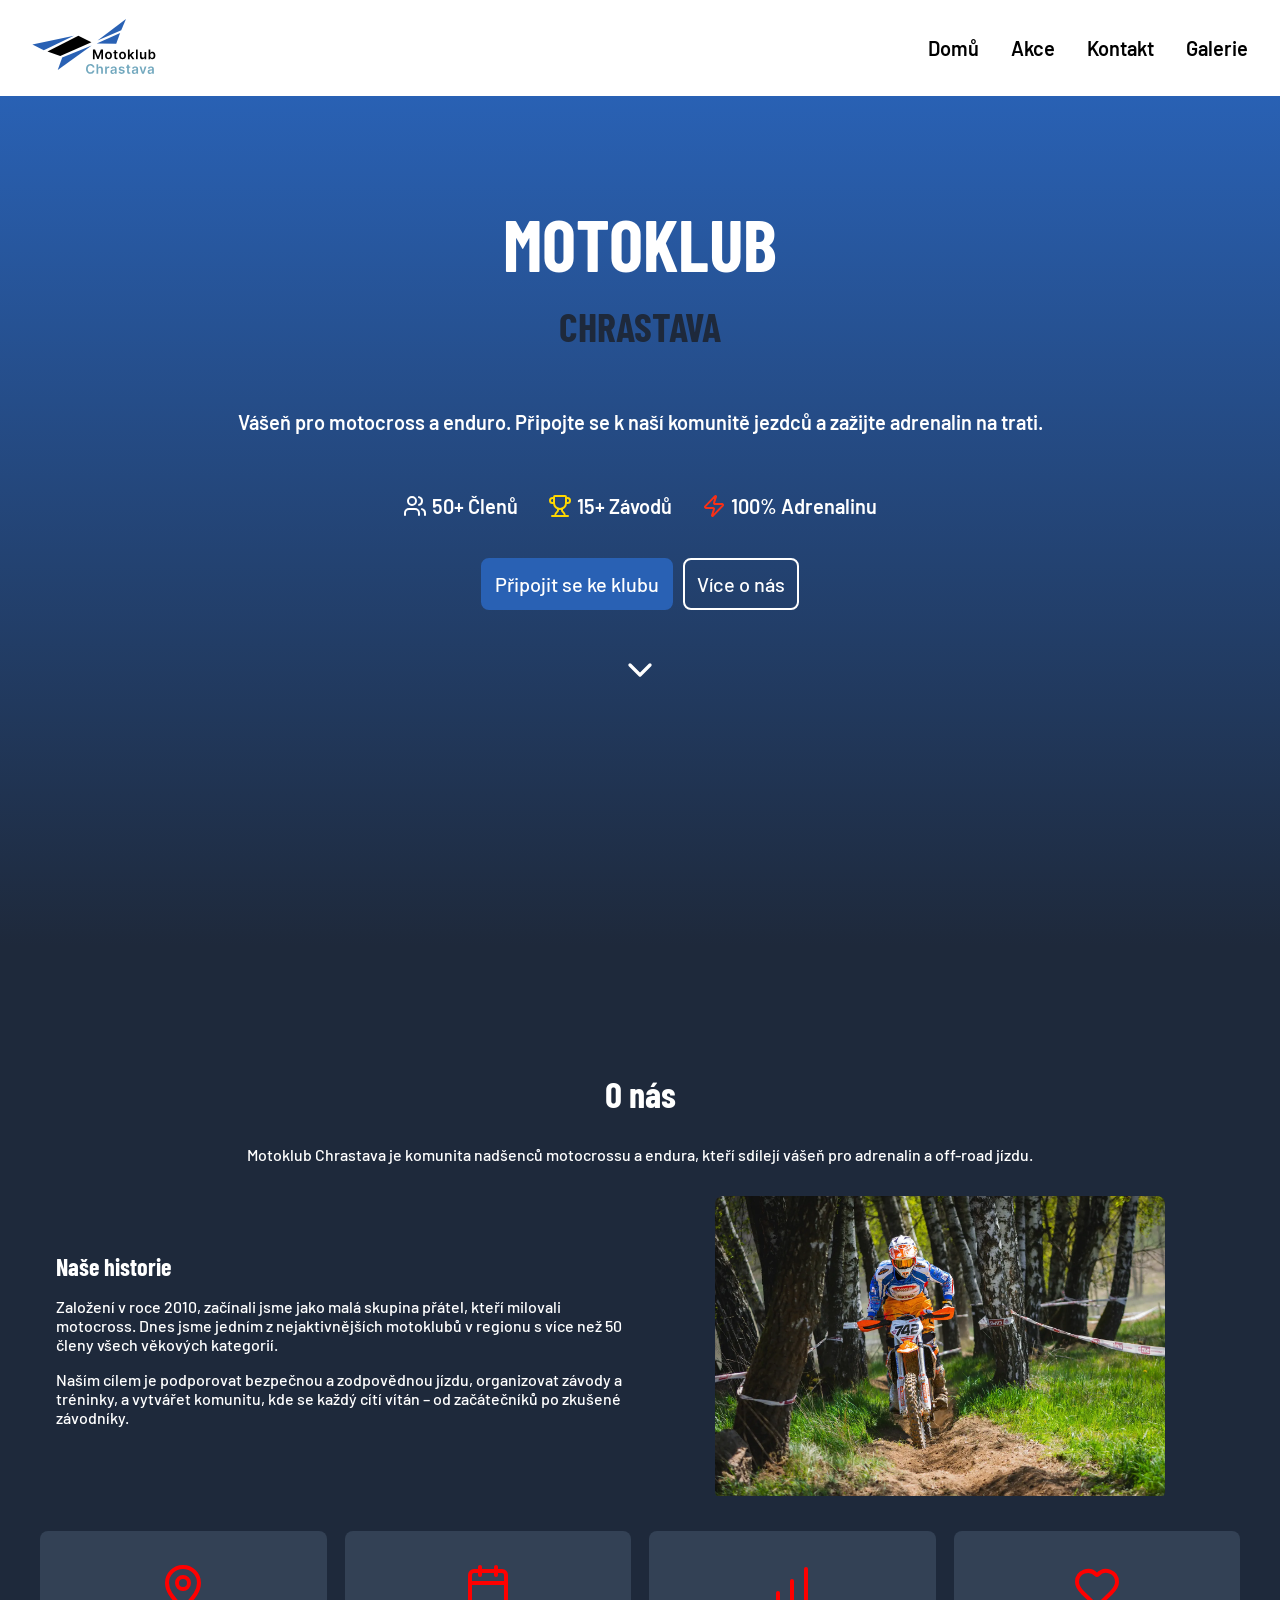
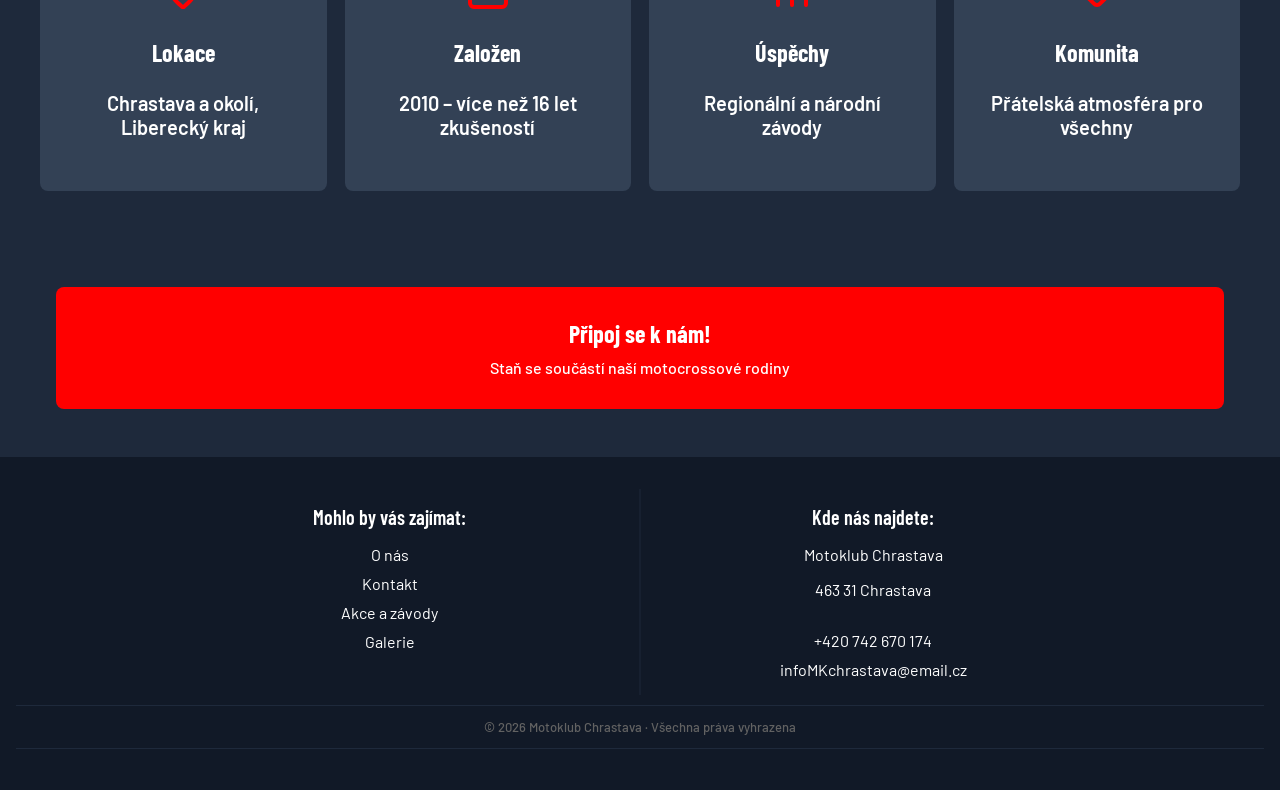
<file: index.html>
<!DOCTYPE html>
<html lang="cs">
<head>
    <meta charset="UTF-8">
    <meta name="viewport" content="width=device-width, initial-scale=1.0">
    <title>Motoklub Chrastava</title>
    <link rel="stylesheet" href="styles/fonts.css">
    <link rel="stylesheet" href="styles/style.css">
    <link rel="icon" type="image/png" href="images/favicon/favicon-96x96.png" sizes="96x96" />
    <link rel="icon" type="image/svg+xml" href="images/favicon/favicon.svg" />
    <link rel="shortcut icon" href="images/favicon/favicon.ico" />
    <link rel="apple-touch-icon" sizes="180x180" href="images/favicon/apple-touch-icon.png" />
    <meta name="apple-mobile-web-app-title" content="Motoklub" />
    <link rel="manifest" href="images/favicon/site.webmanifest" />
</head>
<body>
    <header>
        <nav>
            <div class="navbar">
                <a href="index.html" class="logo">
                    <img src="images/Vector.svg" alt="Motoklub Chrastava logo" width="124px" height="55px">
                </a>
                <ul class="nav__menu">
                    <li><a href="index.html">Domů</a></li>
                    <li><a href="akce.html">Akce</a></li>
                    <li><a href="kontakt.html">Kontakt</a></li>
                    <li><a href="galerie.html">Galerie</a></li>
                </ul>
                <button class="nav__hamburger" aria-label="Otevřít menu">
                    <span></span>
                    <span></span>
                    <span></span>
                </button>
            </div> 
        </nav>
    </header>
    <main>
        <section class="hero">
            <div class="title__container"><!--potrebuju aby ty prvky meli 40 gap proto container-->
                <h1 class="hero__title">motoklub</h1>
                <h2 class="hero__subtitle">chrastava</h2>
            </div>
            <p class="hero__description">
                Vášeň pro motocross a enduro. Připojte se k naší komunitě jezdců a zažijte adrenalin na trati.
            </p>
            <ul class="hero__stats">
                <li class="hero__stat">
                    <svg class="users header__svg" xmlns="http://www.w3.org/2000/svg" width="24" height="24" viewBox="0 0 24 24" fill="none" stroke="currentColor" stroke-width="2" stroke-linecap="round" stroke-linejoin="round" class="lucide lucide-users-icon lucide-users"><path d="M16 21v-2a4 4 0 0 0-4-4H6a4 4 0 0 0-4 4v2"/><path d="M16 3.128a4 4 0 0 1 0 7.744"/><path d="M22 21v-2a4 4 0 0 0-3-3.87"/><circle cx="9" cy="7" r="4"/></svg>
                    <span>50+ Členů</span>
                </li>
                <li class="hero__stat">
                    <svg class="trophy header__svg" xmlns="http://www.w3.org/2000/svg" width="24" height="24" viewBox="0 0 24 24" fill="none" stroke="currentColor" stroke-width="2" stroke-linecap="round" stroke-linejoin="round" class="lucide lucide-trophy-icon lucide-trophy"><path d="M10 14.66v1.626a2 2 0 0 1-.976 1.696A5 5 0 0 0 7 21.978"/><path d="M14 14.66v1.626a2 2 0 0 0 .976 1.696A5 5 0 0 1 17 21.978"/><path d="M18 9h1.5a1 1 0 0 0 0-5H18"/><path d="M4 22h16"/><path d="M6 9a6 6 0 0 0 12 0V3a1 1 0 0 0-1-1H7a1 1 0 0 0-1 1z"/><path d="M6 9H4.5a1 1 0 0 1 0-5H6"/></svg>
                    <span>15+ Závodů</span>
                </li>
                <li class="hero__stat">
                    <svg class="energy header__svg" xmlns="http://www.w3.org/2000/svg" width="24" height="24" viewBox="0 0 24 24" fill="none" stroke="currentColor" stroke-width="2" stroke-linecap="round" stroke-linejoin="round" class="lucide lucide-zap-icon lucide-zap"><path d="M4 14a1 1 0 0 1-.78-1.63l9.9-10.2a.5.5 0 0 1 .86.46l-1.92 6.02A1 1 0 0 0 13 10h7a1 1 0 0 1 .78 1.63l-9.9 10.2a.5.5 0 0 1-.86-.46l1.92-6.02A1 1 0 0 0 11 14z"/></svg>
                    <span>100% Adrenalinu</span>
                </li>
            </ul>
            <div class="hero__button__container">
                <a href="kontakt.html" class="btn btn--blue">Připojit se ke klubu</a>
                <a href="#onas" class="btn btn--outline">Více o nás</a>
            </div>
            <a class="scroll__icon__link" href="#onas">
                <svg class="scroll__icon" xmlns="http://www.w3.org/2000/svg" width="40" height="40" viewBox="0 0 24 24" fill="none" stroke="white" stroke-width="2" stroke-linecap="round" stroke-linejoin="round"><path d="m6 9 6 6 6-6"></path></svg>
            </a>
        </section>
        <section class="onas" id="onas">
            <div class="maxwidth-container">
                <div class="onas__header">
                    <h2 class="section-title">O nás</h2>
                    <p class="onas__description">Motoklub Chrastava je komunita nadšenců motocrossu a endura, kteří sdílejí vášeň pro adrenalin a off-road jízdu.</p>
                </div>
                <div class="onas-container__content">
                    <div>
                        <h3 class="onas__subheading">Naše historie</h3>
                        <p class="onas__description">Založení v roce 2010, začínali jsme jako malá skupina přátel, kteří milovali motocross. Dnes jsme jedním z nejaktivnějších motoklubů v regionu s více než 50 členy všech věkových kategorií.</p>
                        <p class="onas__description">Naším cílem je podporovat bezpečnou a zodpovědnou jízdu, organizovat závody a tréninky, a vytvářet komunitu, kde se každý cítí vítán – od začátečníků po zkušené závodníky.</p>
                    </div>
                    <div class="onas__foto-container">
                        <img class="foto" srcset="images/lowres/AZ8A5796.webp 800w, images/highres/AZ8A5796.webp 1600w" sizes="(max-width: 768px) 50vw, 25vw" alt="742.jpg">
                    </div>
                </div>
                <div class="info-card__container">
                    <a href="https://www.google.com/maps?q=Chrastava" title="Mapy: Chrastava">
                        <article class="info-card info-card--hover">
                            <svg class="red-stroke" xmlns="http://www.w3.org/2000/svg" width="48" height="48" viewBox="0 0 24 24" fill="none" stroke="currentColor" stroke-width="2" stroke-linecap="round" stroke-linejoin="round" class="lucide lucide-map-pin-icon lucide-map-pin"><path d="M20 10c0 4.993-5.539 10.193-7.399 11.799a1 1 0 0 1-1.202 0C9.539 20.193 4 14.993 4 10a8 8 0 0 1 16 0"/><circle cx="12" cy="10" r="3"/></svg>
                            <h3 class="info-card__nazev">Lokace</h3>
                            <p class="info-card__popis">Chrastava a okolí, Liberecký kraj</p>
                        </article>
                    </a>
                    <article class="info-card">
                        <svg class="red-stroke" xmlns="http://www.w3.org/2000/svg" width="48" height="48" viewBox="0 0 24 24" fill="none" stroke="currentColor" stroke-width="2" stroke-linecap="round" stroke-linejoin="round" class="lucide lucide-calendar-icon lucide-calendar"><path d="M8 2v4"/><path d="M16 2v4"/><rect width="18" height="18" x="3" y="4" rx="2"/><path d="M3 10h18"/></svg>
                        <h3 class="info-card__nazev">Založen</h3>
                        <p class="info-card__popis">2010 – více než 16 let zkušeností</p>
                    </article>
                    <article class="info-card">
                        <svg class="red-stroke" xmlns="http://www.w3.org/2000/svg" width="48" height="48" viewBox="0 0 24 24" fill="none" stroke="currentColor" stroke-width="2" stroke-linecap="round" stroke-linejoin="round" class="lucide lucide-chart-no-axes-column-increasing-icon lucide-chart-no-axes-column-increasing"><path d="M5 21v-6"/><path d="M12 21V9"/><path d="M19 21V3"/></svg>
                        <h3 class="info-card__nazev">Úspěchy</h3>
                        <p class="info-card__popis">Regionální a národní závody</p>
                    </article>
                    <article class="info-card">
                        <svg class="red-stroke" xmlns="http://www.w3.org/2000/svg" width="48" height="48" viewBox="0 0 24 24" fill="none" stroke="currentColor" stroke-width="2" stroke-linecap="round" stroke-linejoin="round" class="lucide lucide-heart-icon lucide-heart"><path d="M2 9.5a5.5 5.5 0 0 1 9.591-3.676.56.56 0 0 0 .818 0A5.49 5.49 0 0 1 22 9.5c0 2.29-1.5 4-3 5.5l-5.492 5.313a2 2 0 0 1-3 .019L5 15c-1.5-1.5-3-3.2-3-5.5"/></svg>
                        <h3 class="info-card__nazev">Komunita</h3>
                        <p class="info-card__popis">Přátelská atmosféra pro všechny</p>
                    </article>
                </div>
            </div>
        </section>
        <div class="maxwidth-container">
            <a href="kontakt.html">
                <section class="cta">
                    <h2 class="cta__nadpis">Připoj se k nám!</h2>
                    <p class="cta__popis">Staň se součástí naší motocrossové rodiny</p>
                </section>
            </a>
        </div>
    </main>
    <footer>
        <div class="flex">
            <div class="pseudo-element">
                <div class="footer__sloupec">
                    <h4 class="footer__nadpis">Mohlo by vás zajímat:</h4>
                    <ul class="footer__nav">
                        <li><a href="index.html">O nás</a></li>
                        <li><a href="kontakt.html">Kontakt</a></li>
                        <li><a href="akce.html">Akce a závody</a></li>
                        <li><a href="galerie.html">Galerie</a></li>
                    </ul>
                </div>
            </div>
            <div class="pseudo-element">
                <div class="footer__sloupec">
                    <h4 class="footer__nadpis">Kde nás najdete:</h4>
                    <address>
                        <p>Motoklub Chrastava</p>
                        <p>463 31 Chrastava</p>
                    </address>
                    <div class="footer-contacts">
                        <a href="tel:+420742670174">+420 742 670 174</a>
                        <a href="mailto:infoMKchrastava@email.cz">infoMKchrastava@email.cz</a>
                    </div>
                </div>
            </div>
        </div>
        <div class="footer-footeru pseudo--footer">
            <p>© 2026 Motoklub Chrastava · Všechna práva vyhrazena</p>
        </div>
    </footer>
    <script src="script.js"></script>
</body>
</html>
</file>
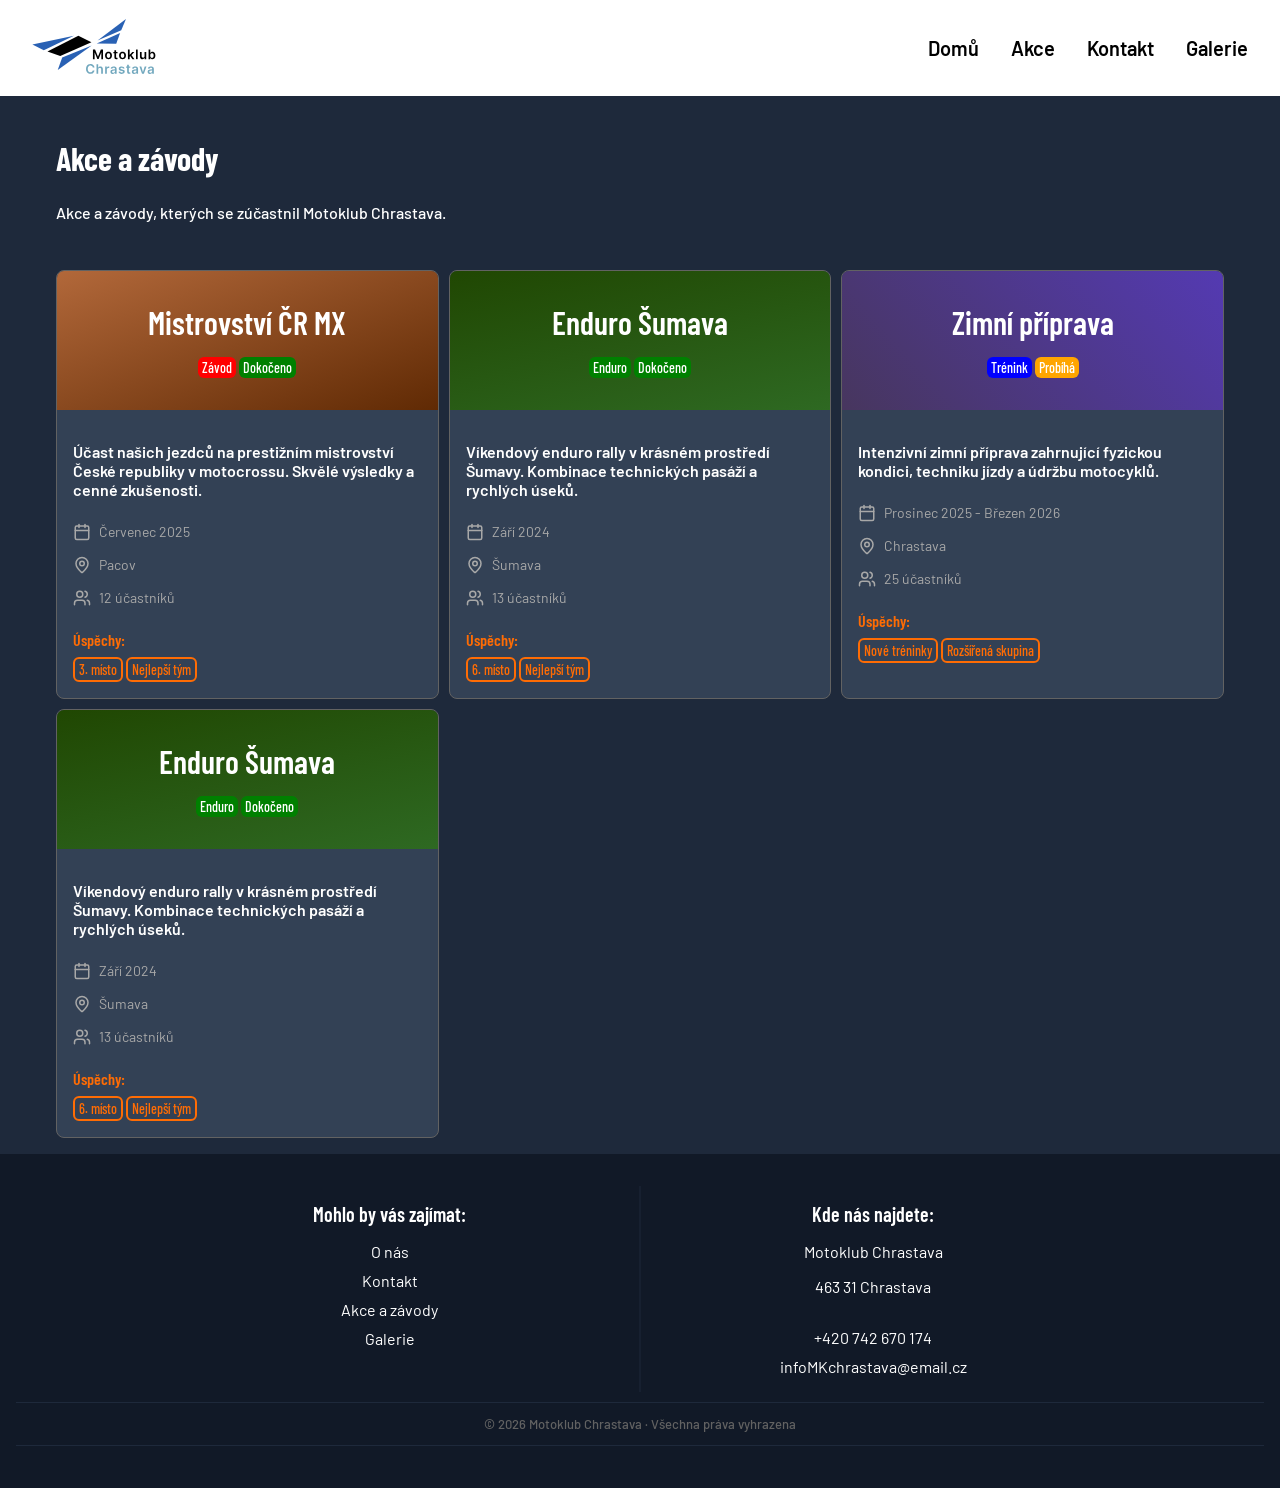
<file: akce.html>
<!DOCTYPE html>
<html lang="cs">
<head>
    <meta charset="UTF-8">
    <meta name="viewport" content="width=device-width, initial-scale=1.0">
    <title>Motoklub Chrastava | Akce a závody</title>
    <link rel="stylesheet" href="styles/fonts.css">
    <link rel="stylesheet" href="styles/style.css">
    <link rel="icon" type="image/png" href="images/favicon/favicon-96x96.png" sizes="96x96" />
    <link rel="icon" type="image/svg+xml" href="images/favicon/favicon.svg" />
    <link rel="shortcut icon" href="images/favicon/favicon.ico" />
    <link rel="apple-touch-icon" sizes="180x180" href="images/favicon/apple-touch-icon.png" />
    <meta name="apple-mobile-web-app-title" content="MyWebSite" />
    <link rel="manifest" href="images/favicon/site.webmanifest" />
</head>
<body>
    <header>
        <nav>
            <div class="navbar">
                <a href="index.html" class="logo">
                    <img src="images/Vector.svg" alt="Motoklub Chrastava logo" width="124px" height="55px">
                </a>
                <ul class="nav__menu">
                    <li><a href="index.html">Domů</a></li>
                    <li><a href="akce.html">Akce</a></li>
                    <li><a href="kontakt.html">Kontakt</a></li>
                    <li><a href="galerie.html">Galerie</a></li>
                </ul>
                <button class="nav__hamburger" aria-label="Otevřít menu">
                    <span></span>
                    <span></span>
                    <span></span>
                </button>
            </div> 
        </nav>
    </header>
    <main>
        <section>
            <div class="maxwidth-container">
                <div class="page__header">
                    <h2 class="page__title">Akce a závody</h2>
                    <p class="page__description">Akce a závody, kterých se zúčastnil Motoklub Chrastava.</p>
                </div>
                <div class="grid-container">
                    <article class="action-card">
                        <div class="action-card__header bg-linear-brown">
                            <h3 class="action-card__title">Mistrovství ČR MX</h3>
                            <span class="badge badge--red">Závod</span>
                            <span class="badge badge--green">Dokočeno</span>
                        </div>
                        <div class="action-card__content">
                            <div class="action-card__description">
                                <p>Účast našich jezdců na prestižním mistrovství České republiky v motocrossu. Skvělé výsledky a cenné zkušenosti.</p>
                            </div>
                            <div class="action-card__tags">
                                <div class="action-card__tag">
                                    <svg xmlns="http://www.w3.org/2000/svg" width="18" height="18" viewBox="0 0 24 24" fill="none" stroke="currentColor" stroke-width="2" stroke-linecap="round" stroke-linejoin="round" class="lucide lucide-calendar-icon lucide-calendar"><path d="M8 2v4"/><path d="M16 2v4"/><rect width="18" height="18" x="3" y="4" rx="2"/><path d="M3 10h18"/></svg>
                                    <p>Červenec 2025</p>
                                </div>
                                <div class="action-card__tag">
                                    <svg xmlns="http://www.w3.org/2000/svg" width="18" height="18" viewBox="0 0 24 24" fill="none" stroke="currentColor" stroke-width="2" stroke-linecap="round" stroke-linejoin="round" class="lucide lucide-map-pin-icon lucide-map-pin"><path d="M20 10c0 4.993-5.539 10.193-7.399 11.799a1 1 0 0 1-1.202 0C9.539 20.193 4 14.993 4 10a8 8 0 0 1 16 0"/><circle cx="12" cy="10" r="3"/></svg>
                                    <p>Pacov</p>
                                </div>
                                <div class="action-card__tag">
                                    <svg xmlns="http://www.w3.org/2000/svg" width="18" height="18" viewBox="0 0 24 24" fill="none" stroke="currentColor" stroke-width="2" stroke-linecap="round" stroke-linejoin="round" class="lucide lucide-users-icon lucide-users"><path d="M16 21v-2a4 4 0 0 0-4-4H6a4 4 0 0 0-4 4v2"/><path d="M16 3.128a4 4 0 0 1 0 7.744"/><path d="M22 21v-2a4 4 0 0 0-3-3.87"/><circle cx="9" cy="7" r="4"/></svg>
                                    <p>12 účastníků</p>
                                </div>
                            </div>
                            <div>
                                <p class="achievement">Úspěchy:</p>
                                <div>
                                    <span class="badge badge--outline">3. místo</span>
                                    <span class="badge badge--outline">Nejlepší tým</span>
                                </div>
                            </div>
                        </div>
                    </article>
                    <article class="action-card">
                        <div class="action-card__header bg-linear-green">
                            <h3 class="action-card__title">Enduro Šumava</h3>
                            <span class="badge badge--green">Enduro</span>
                            <span class="badge badge--green">Dokočeno</span>
                        </div>
                        <div class="action-card__content">
                            <div class="action-card__description">
                                <p>Víkendový enduro rally v krásném prostředí Šumavy. Kombinace technických pasáží a rychlých úseků.</p>
                            </div>
                            <div class="action-card__tags">
                                <div class="action-card__tag">
                                    <svg xmlns="http://www.w3.org/2000/svg" width="18" height="18" viewBox="0 0 24 24" fill="none" stroke="currentColor" stroke-width="2" stroke-linecap="round" stroke-linejoin="round" class="lucide lucide-calendar-icon lucide-calendar"><path d="M8 2v4"/><path d="M16 2v4"/><rect width="18" height="18" x="3" y="4" rx="2"/><path d="M3 10h18"/></svg>
                                    <p>Září 2024</p>
                                </div>
                                <div class="action-card__tag">
                                    <svg xmlns="http://www.w3.org/2000/svg" width="18" height="18" viewBox="0 0 24 24" fill="none" stroke="currentColor" stroke-width="2" stroke-linecap="round" stroke-linejoin="round" class="lucide lucide-map-pin-icon lucide-map-pin"><path d="M20 10c0 4.993-5.539 10.193-7.399 11.799a1 1 0 0 1-1.202 0C9.539 20.193 4 14.993 4 10a8 8 0 0 1 16 0"/><circle cx="12" cy="10" r="3"/></svg>
                                    <p>Šumava</p>
                                </div>
                                <div class="action-card__tag">
                                    <svg xmlns="http://www.w3.org/2000/svg" width="18" height="18" viewBox="0 0 24 24" fill="none" stroke="currentColor" stroke-width="2" stroke-linecap="round" stroke-linejoin="round" class="lucide lucide-users-icon lucide-users"><path d="M16 21v-2a4 4 0 0 0-4-4H6a4 4 0 0 0-4 4v2"/><path d="M16 3.128a4 4 0 0 1 0 7.744"/><path d="M22 21v-2a4 4 0 0 0-3-3.87"/><circle cx="9" cy="7" r="4"/></svg>
                                    <p>13 účastníků</p>
                                </div>
                            </div>
                            <div>
                                <p class="achievement">Úspěchy:</p>
                                <div>
                                    <span class="badge badge--outline">6. místo</span>
                                    <span class="badge badge--outline">Nejlepší tým</span>
                                </div>
                            </div>
                        </div>
                    </article>
                    <article class="action-card">
                        <div class="action-card__header bg-linear-blue">
                            <h3 class="action-card__title">Zimní příprava</h3>
                            <span class="badge badge--blue">Trénink</span>
                            <span class="badge badge--orange">Probíhá</span>
                        </div>
                        <div class="action-card__content">
                            <div class="action-card__description">
                                <p>Intenzivní zimní příprava zahrnující fyzickou kondici, techniku jízdy a údržbu motocyklů.</p>
                            </div>
                            <div class="action-card__tags">
                                <div class="action-card__tag">
                                    <svg xmlns="http://www.w3.org/2000/svg" width="18" height="18" viewBox="0 0 24 24" fill="none" stroke="currentColor" stroke-width="2" stroke-linecap="round" stroke-linejoin="round" class="lucide lucide-calendar-icon lucide-calendar"><path d="M8 2v4"/><path d="M16 2v4"/><rect width="18" height="18" x="3" y="4" rx="2"/><path d="M3 10h18"/></svg>
                                    <p>Prosinec 2025 - Březen 2026</p>
                                </div>
                                <div class="action-card__tag">
                                    <svg xmlns="http://www.w3.org/2000/svg" width="18" height="18" viewBox="0 0 24 24" fill="none" stroke="currentColor" stroke-width="2" stroke-linecap="round" stroke-linejoin="round" class="lucide lucide-map-pin-icon lucide-map-pin"><path d="M20 10c0 4.993-5.539 10.193-7.399 11.799a1 1 0 0 1-1.202 0C9.539 20.193 4 14.993 4 10a8 8 0 0 1 16 0"/><circle cx="12" cy="10" r="3"/></svg>
                                    <p>Chrastava</p>
                                </div>
                                <div class="action-card__tag">
                                    <svg xmlns="http://www.w3.org/2000/svg" width="18" height="18" viewBox="0 0 24 24" fill="none" stroke="currentColor" stroke-width="2" stroke-linecap="round" stroke-linejoin="round" class="lucide lucide-users-icon lucide-users"><path d="M16 21v-2a4 4 0 0 0-4-4H6a4 4 0 0 0-4 4v2"/><path d="M16 3.128a4 4 0 0 1 0 7.744"/><path d="M22 21v-2a4 4 0 0 0-3-3.87"/><circle cx="9" cy="7" r="4"/></svg>
                                    <p>25 účastníků</p>
                                </div>
                            </div>
                            <div>
                                <p class="achievement">Úspěchy:</p>
                                <div>
                                    <span class="badge badge--outline">Nové tréninky</span>
                                    <span class="badge badge--outline">Rozšířená skupina</span>
                                </div>
                            </div>
                        </div>
                    </article>
                    <article class="action-card">
                        <div class="action-card__header bg-linear-green">
                            <h3 class="action-card__title">Enduro Šumava</h3>
                            <span class="badge badge--green">Enduro</span>
                            <span class="badge badge--green">Dokočeno</span>
                        </div>
                        <div class="action-card__content">
                            <div class="action-card__description">
                                <p>Víkendový enduro rally v krásném prostředí Šumavy. Kombinace technických pasáží a rychlých úseků.</p>
                            </div>
                            <div class="action-card__tags">
                                <div class="action-card__tag">
                                    <svg xmlns="http://www.w3.org/2000/svg" width="18" height="18" viewBox="0 0 24 24" fill="none" stroke="currentColor" stroke-width="2" stroke-linecap="round" stroke-linejoin="round" class="lucide lucide-calendar-icon lucide-calendar"><path d="M8 2v4"/><path d="M16 2v4"/><rect width="18" height="18" x="3" y="4" rx="2"/><path d="M3 10h18"/></svg>
                                    <p>Září 2024</p>
                                </div>
                                <div class="action-card__tag">
                                    <svg xmlns="http://www.w3.org/2000/svg" width="18" height="18" viewBox="0 0 24 24" fill="none" stroke="currentColor" stroke-width="2" stroke-linecap="round" stroke-linejoin="round" class="lucide lucide-map-pin-icon lucide-map-pin"><path d="M20 10c0 4.993-5.539 10.193-7.399 11.799a1 1 0 0 1-1.202 0C9.539 20.193 4 14.993 4 10a8 8 0 0 1 16 0"/><circle cx="12" cy="10" r="3"/></svg>
                                    <p>Šumava</p>
                                </div>
                                <div class="action-card__tag">
                                    <svg xmlns="http://www.w3.org/2000/svg" width="18" height="18" viewBox="0 0 24 24" fill="none" stroke="currentColor" stroke-width="2" stroke-linecap="round" stroke-linejoin="round" class="lucide lucide-users-icon lucide-users"><path d="M16 21v-2a4 4 0 0 0-4-4H6a4 4 0 0 0-4 4v2"/><path d="M16 3.128a4 4 0 0 1 0 7.744"/><path d="M22 21v-2a4 4 0 0 0-3-3.87"/><circle cx="9" cy="7" r="4"/></svg>
                                    <p>13 účastníků</p>
                                </div>
                            </div>
                            <div>
                                <p class="achievement">Úspěchy:</p>
                                <div>
                                    <span class="badge badge--outline">6. místo</span>
                                    <span class="badge badge--outline">Nejlepší tým</span>
                                </div>
                            </div>
                        </div>
                    </article>
                </div>
            </div>
        </section>
    </main>
    
    <footer>
        <div class="flex">
            <div class="pseudo-element">
                <div class="footer__sloupec">
                    <h4 class="footer__nadpis">Mohlo by vás zajímat:</h4>
                    <ul class="footer__nav">
                        <li><a href="index.html">O nás</a></li>
                        <li><a href="kontakt.html">Kontakt</a></li>
                        <li><a href="akce.html">Akce a závody</a></li>
                        <li><a href="galerie.html">Galerie</a></li>
                    </ul>
                </div>
            </div>
            <div class="pseudo-element">
                <div class="footer__sloupec">
                    <h4 class="footer__nadpis">Kde nás najdete:</h4>
                    <address>
                        <p>Motoklub Chrastava</p>
                        <p>463 31 Chrastava</p>
                    </address>
                    <div class="footer-contacts">
                        <a href="tel:+420742670174">+420 742 670 174</a>
                        <a href="mailto:infoMKchrastava@email.cz">infoMKchrastava@email.cz</a>
                    </div>
                </div>
            </div>
        </div>
        <div class="footer-footeru pseudo--footer">
            <p>© 2026 Motoklub Chrastava · Všechna práva vyhrazena</p>
        </div>
    </footer>
    <script src="script.js"></script>
</body>
</html>
</file>
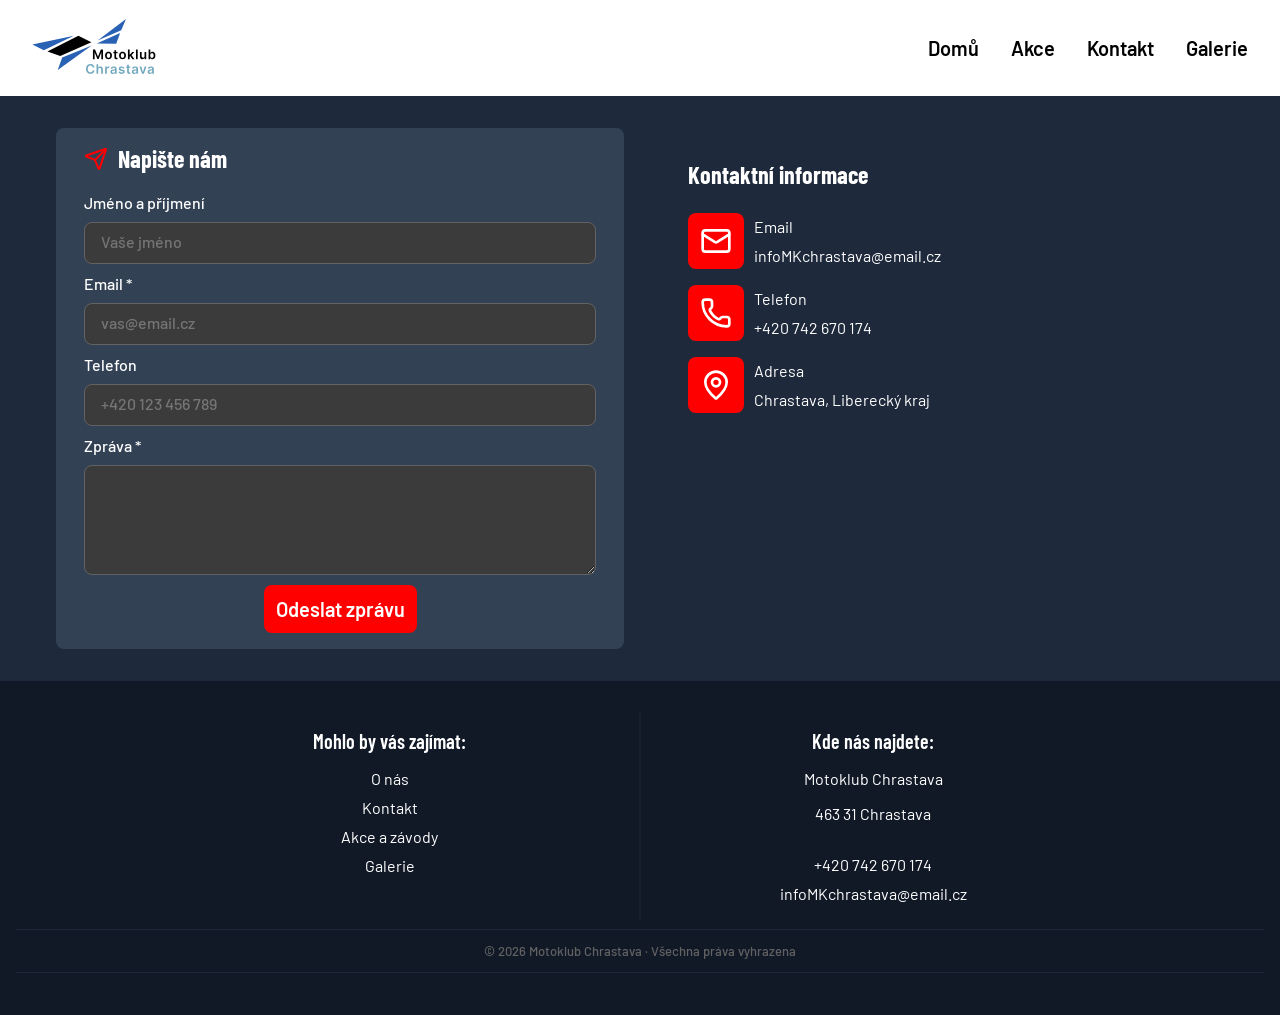
<file: kontakt.html>
<!DOCTYPE html>
<html lang="cs">
<head>
    <meta charset="UTF-8">
    <meta name="viewport" content="width=device-width, initial-scale=1.0">
    <title>Motoklub Chrastava | Kontakt</title>
    <link rel="stylesheet" href="styles/fonts.css">
    <link rel="stylesheet" href="styles/style.css">
    <link rel="icon" type="image/png" href="images/favicon/favicon-96x96.png" sizes="96x96" />
    <link rel="icon" type="image/svg+xml" href="images/favicon/favicon.svg" />
    <link rel="shortcut icon" href="images/favicon/favicon.ico" />
    <link rel="apple-touch-icon" sizes="180x180" href="images/favicon/apple-touch-icon.png" />
    <meta name="apple-mobile-web-app-title" content="MyWebSite" />
    <link rel="manifest" href="images/favicon/site.webmanifest" />
</head>
<body>
    <header>
        <nav>
            <div class="navbar">
                <a href="index.html" class="logo">
                    <img src="images/Vector.svg" alt="Motoklub Chrastava logo" width="124px" height="55px">
                </a>
                <ul class="nav__menu">
                    <li><a href="index.html">Domů</a></li>
                    <li><a href="akce.html">Akce</a></li>
                    <li><a href="kontakt.html">Kontakt</a></li>
                    <li><a href="galerie.html">Galerie</a></li>
                </ul>
                <button class="nav__hamburger" aria-label="Otevřít menu">
                    <span></span>
                    <span></span>
                    <span></span>
                </button>
            </div> 
        </nav>
    </header>
    <main>
        <section>
            <div class="maxwidth-container">
                <div class="kontakt-container">
                    <div class="kontakt">
                        <div class="pseudo--after">
                            <div class="kontakt__nadpis">
                                <svg class="svg-sipka" xmlns="http://www.w3.org/2000/svg" width="24" height="24" viewBox="0 0 24 24" fill="none" stroke="currentColor" stroke-width="2" stroke-linecap="round" stroke-linejoin="round" class="lucide lucide-send-icon lucide-send"><path d="M14.536 21.686a.5.5 0 0 0 .937-.024l6.5-19a.496.496 0 0 0-.635-.635l-19 6.5a.5.5 0 0 0-.024.937l7.93 3.18a2 2 0 0 1 1.112 1.11z"/><path d="m21.854 2.147-10.94 10.939"/></svg>
                                <h2>Napište nám</h2>
                            </div>
                        </div>
                        <div class="kontakt__pole">
                            <label class="kontakt__label" for="jmeno">Jméno a příjmení</label>
                            <input class="kontakt__input" type="text" id="jmeno" autocomplete="name"    placeholder="Vaše jméno">
                        </div>
                        <div class="kontakt__pole">
                            <label class="kontakt__label" for="email">Email *</label>
                            <input class="kontakt__input" type="email" id="email" autocomplete="email"  placeholder="vas@email.cz">
                        </div>
                        <div class="kontakt__pole">
                            <label class="kontakt__label" for="telefon">Telefon</label>
                            <input class="kontakt__input" type="tel" id="telefon" autocomplete="tel" placeholder="+420 123 456 789">
                        </div>
                        <div class="kontakt__pole">
                            <label class="kontakt__label" for="zprava">Zpráva *</label>
                            <textarea class="kontakt__input kontakt__input--textarea" id="zprava" rows="5"></textarea>
                        </div>
                        <!--button protoze to ma mit funkci odesilani-->
                        <button class="btn btn--kontakt" type="button">Odeslat zprávu</button>
                    </div>
                    <div class="contact-information__container">
                        <h3>Kontaktní informace</h3>
                        <div class="contact-information">
                            <svg class="svg--red" xmlns="http://www.w3.org/2000/svg" width="32" height="32" viewBox="0 0 24 24" fill="none" stroke="currentColor" stroke-width="2" stroke-linecap="round" stroke-linejoin="round" class="lucide lucide-mail-icon lucide-mail"><path d="m22 7-8.991 5.727a2 2 0 0 1-2.009 0L2 7"/><rect x="2" y="4" width="20" height="16" rx="2"/></svg>
                            <div class="contact-information__info">
                                <p class="contact-information__title">Email</p>
                                <a href="mailto:infoMKchrastava@email.cz">infoMKchrastava@email.cz</a>
                            </div>
                        </div>
                        <div class="contact-information">
                            <svg class="svg--red" xmlns="http://www.w3.org/2000/svg" width="32" height="32" viewBox="0 0 24 24" fill="none" stroke="currentColor" stroke-width="2" stroke-linecap="round" stroke-linejoin="round" class="lucide lucide-phone-icon lucide-phone"><path d="M13.832 16.568a1 1 0 0 0 1.213-.303l.355-.465A2 2 0 0 1 17 15h3a2 2 0 0 1 2 2v3a2 2 0 0 1-2 2A18 18 0 0 1 2 4a2 2 0 0 1 2-2h3a2 2 0 0 1 2 2v3a2 2 0 0 1-.8 1.6l-.468.351a1 1 0 0 0-.292 1.233 14 14 0 0 0 6.392 6.384"/></svg>
                            <div class="contact-information__info">
                                <p class="contact-information__title">Telefon</p>
                                <a href="tel:+420670174">+420 742 670 174</a>
                            </div>
                        </div>
                        <div class="contact-information">
                            <svg class="svg--red" xmlns="http://www.w3.org/2000/svg" width="32" height="32" viewBox="0 0 24 24" fill="none" stroke="currentColor" stroke-width="2" stroke-linecap="round" stroke-linejoin="round" class="lucide lucide-map-pin-icon lucide-map-pin"><path d="M20 10c0 4.993-5.539 10.193-7.399 11.799a1 1 0 0 1-1.202 0C9.539 20.193 4 14.993 4 10a8 8 0 0 1 16 0"/><circle cx="12" cy="10" r="3"/></svg>
                            <div class="contact-information__info">
                                <p class="contact-information__title">Adresa</p>
                                <a href="https://www.google.com/maps?q=Chrastava">Chrastava, Liberecký kraj</a>
                            </div>
                        </div>
                    </div>
                </div>
            </div>
        </section>
    </main>
    <footer>
        <div class="flex">
            <div class="pseudo-element">
                <div class="footer__sloupec">
                    <h4 class="footer__nadpis">Mohlo by vás zajímat:</h4>
                    <ul class="footer__nav">
                        <li><a href="index.html">O nás</a></li>
                        <li><a href="kontakt.html">Kontakt</a></li>
                        <li><a href="akce.html">Akce a závody</a></li>
                        <li><a href="galerie.html">Galerie</a></li>
                    </ul>
                </div>
            </div>
            <div class="pseudo-element">
                <div class="footer__sloupec">
                    <h4 class="footer__nadpis">Kde nás najdete:</h4>
                    <address>
                        <p>Motoklub Chrastava</p>
                        <p>463 31 Chrastava</p>
                    </address>
                    <div class="footer-contacts">
                        <a href="tel:+420742670174">+420 742 670 174</a>
                        <a href="mailto:infoMKchrastava@email.cz">infoMKchrastava@email.cz</a>
                    </div>
                </div>
            </div>
        </div>
        <div class="footer-footeru pseudo--footer">
            <p>© 2026 Motoklub Chrastava · Všechna práva vyhrazena</p>
        </div>
    </footer>
    <script src="script.js"></script>
</body>
</html>
</file>
<file: styles/fonts.css>
@font-face {
    font-family: 'Barlow';
    src: url(../fonts/Barlow-Regular.ttf) format(truetype);
    font-weight: 400;
}
@font-face {
    font-family: 'Barlow';
    src: url(../fonts/Barlow-Medium.ttf) format(truetype);
    font-weight: 500;
}
@font-face {
    font-family: 'Barlow';
    src: url(../fonts/Barlow-SemiBold.ttf) format(truetype);
    font-weight: 600;
}
@font-face {
    font-family: 'Barlow';
    src: url(../fonts/Barlow-Bold.ttf) format(truetype);
    font-weight: 700;
}
@font-face {
    font-family: 'Barlow';
    src: url(../fonts/Barlow-ExtraBold.ttf) format(truetype);
    font-weight: 800;
}

@font-face {
    font-family: 'Barlow Condensed';
    src: url(../fonts/BarlowCondensed-Regular.ttf) format(truetype);
    font-weight: 400;
}
@font-face {
    font-family: 'Barlow Condensed';
    src: url(../fonts/BarlowCondensed-Medium.ttf) format(truetype);
    font-weight: 500;
}
@font-face {
    font-family: 'Barlow Condensed';
    src: url(../fonts/BarlowCondensed-SemiBold.ttf) format(truetype);
    font-weight: 600;
}
@font-face {
    font-family: 'Barlow Condensed';
    src: url(../fonts/BarlowCondensed-Bold.ttf) format(truetype);
    font-weight: 700;
}
@font-face {
    font-family: 'Barlow Condensed';
    src: url(../fonts/BarlowCondensed-ExtraBold.ttf) format(truetype);
    font-weight: 800;
}
</file>
<file: styles/style.css>
@layer base, layout, components;
/*
    2px     0.125rem
    4px     0.25rem
    6px     0.375rem
    8px     0.5rem
    12px    0.75rem
    14px    0.875rem
    16px    1rem
    18px    1.125rem
    20px    1.25rem
    22px    1.375rem
    24px    1.5rem
    32px    2rem
    Regular     400
    Medium      500
    SemiBold    600
    Bold        700
*/
/* styly pouzivane indexem 0-325*/
/* kontakt 326-370 */
/*ui komponenty --> poslednich cca 40 radku*/
@layer base {
    :root {
        --modra: #2961B4;
        --cervena: #FF0000;
        --cervena-hover: #AC0101;
        --oranzova: #FF6C04;
        --bila: #FFFFFF;
        --seda: #3B3B3B;
        --sedy-text: #A8A8A8;
        --tmave-modra: #1E293B;
        --hodne-modra: #111927;
        --jina-modra: #334155;
        --seda-border: #626262;
        --font-heading: 'Barlow Condensed', sans-serif;
        --font-body: 'Barlow', sans-serif;
    }
    html{
        scroll-behavior: smooth;
    }
    /*  tagy  */
    body{
        background: var(--tmave-modra);
        color: var(--bila);
        margin: 0;
        font-family: var(--font-body);
    }
    h1, h2, h3 {
        font-family: var(--font-heading);
    }
    a{
        text-decoration: none;
        color: var(--bila);
    }
    header {
        position: sticky;
        top: 0;
        z-index: 999;
    }
    address{
        font-family: var(--font-body);
        font-style: normal;
    }
    footer{
        background: var(--hodne-modra);
        padding: 2em 1em;
    }
}
@layer layout{
    .maxwidth-container{
        max-width: 1200px;
        margin: 0 auto;
        padding: 0;
    }
    /*  navbar  */
    .navbar {
        background: white;
        display: flex;
        padding: 1rem 2rem;
        align-items: center;
        justify-content: space-between;
    }
    .nav__hamburger {
        display: flex;
        flex-direction: column;
        gap: 7px;
        background: none;
        border: none;
        cursor: pointer;
        padding: 4px;
    }
    .nav__hamburger span {
        display: block;
        width: 37px;
        height: 7px;
        border-radius: 8px;
        background: var(--seda);
        transition: transform 0.3s, opacity 0.3s;
        transform-origin: center;
    }
    .nav__hamburger.is-open span:nth-child(1) {
        transform: translateY(11px) rotate(45deg);
    }
    .nav__hamburger.is-open span:nth-child(2) {
        opacity: 0;
        height: 1px;
        width: 1px;
    }
    .nav__hamburger.is-open span:nth-child(3) {
        transform: translateY(-11px) rotate(-45deg);
    }
    .nav__menu {
        display: none;
        position: relative;
    }
    .nav__menu.is-open {
        position: fixed;
        top: 71px;
        left: 0;
        right: 0;
        background: var(--tmave-modra);
        display: flex;
        align-items: center;
        justify-content: center;
        flex-direction: column;
        gap: 2rem;
        height: 504px;
        z-index: 40;
        font-size: 1.25rem;
        font-weight: 500;
        color: var(--bila);
    }
    .nav__menu.is-open li {
        list-style: none;
    }
    .nav__hamburger{
        z-index: 50;
    }
    /*  hero  */
    .hero{
        display: flex;
        flex-direction: column;
        gap: 40px;
        padding-top: 40px;
        text-align: center;
        height: 90vh;
        background: linear-gradient(to bottom, #2961B4, #1E293B);
    }
    .hero__title{
        font-weight: 700;
        font-size: clamp(4rem, 8vh, 8rem);
        margin: 0;
        margin-top: 4rem;
        text-transform: uppercase;
    }
    .hero__subtitle{
        text-transform: uppercase;
        margin-top: 1rem;
        margin-bottom: 0;
        font-weight: 700;
        font-size: clamp(40px, 40px, 48px);
        color: var(--tmave-modra);
    }
    .hero__description{
        font-size: 1.25rem;
        font-weight: 600;
        padding: 0 1rem;
    }
    .hero__stats{
        list-style: none;
        padding: 0 0.5rem;
        margin: 0;
        display: flex;
        flex-wrap: wrap;
        gap: 30px;
        justify-content: center;
    }
    .hero__stat{
        display: flex;
        align-items: center;
        font-size: 1.25em;
        font-weight: 600;
        gap: 5px;
    }
    .header__svg {
        width: 1.5rem;
        height: 1.5rem;
        stroke-width: 2;
    }
    .users{
        stroke: rgb(255, 255, 255);
    }
    .trophy{
        stroke: gold;
    }
    .energy{
        stroke: #f93016;
    }
    /*univerzalni nadpis pro stranku*/
    .page__header{
        padding: 1rem 1rem;
    }
    .page__title{
        font-size: 2rem;
        font-weight: 700;
    }
    .page__description{
        font-weight: 500;
    }
    .hero__button__container{
        display: flex;
        justify-content: center;
        gap: 10px;
    }
    @keyframes skakat {
        0%, 100% { transform: translateY(0); }
        50% { transform: translateY(10px); }
    }
    .scroll__icon {
        animation: skakat 1.2s ease-in-out infinite;
    }
    /*  O nás */
    .onas{
        padding: 6rem 0.75rem;
    }
    .onas__header{
        text-align: center;
    }
    .section-title{
        font-size: 2.25rem;
    }
    .onas-container__content{
        display: grid;
        align-items: center;
        justify-items: center;
        margin: 2rem 0;
    }
    .onas__description{
        font-weight: 500;
        padding: 0rem 1rem;
    }
    .onas__subheading{
        font-size: 1.5rem;
        margin: 0;
        padding: 0rem 1rem;
    }
    .info-card__container{
        display: grid;
        gap: 1.125rem;
    }
    .info-card{
        text-align: center;
        background: var(--jina-modra);
        border-radius: 8px;
        padding: 2rem;
    }
    .info-card--hover:hover{
        transition: 0.32;
        background: var(--seda);
    }
    .info-card__nazev{
        font-size: 1.5rem;
        /*font-weight: 700;   <--- v zaklade u h3*/
    }
    .info-card__popis{
        font-size: 1.25rem;
        font-weight: 600;
    }
    /* cta tlacitko */
    .cta{
        text-align: center;
        background: var(--cervena);
        padding: 2rem 1rem;
        margin: 0 1rem 3rem 1rem;
        border-radius: 8px;
        transition: 0.3s ease;
    }
    .cta:hover{
        background: var(--cervena-hover);
        transform: scale(1.05);
    }
    .cta__nadpis{
        margin: 0;
        font-size: 1.5rem;
        font-family: var(--font-heading);
        font-weight: 700;
    }
    .cta__popis{
        margin: 0;
        margin-top: 10px;
        font-weight: 500;
    }
    /* footer */
    .flex{
        display: flex;
        flex-direction: column;
    }
    .footer__sloupec{
        text-align: center;
        padding: 1rem;
    }
    .footer__nav{
        list-style: none;
        padding: 0;
        display: flex;
        flex-direction: column;
        gap: 0.625rem;
        font-size: 1rem;
    }
    .footer__nadpis{
        margin: 0;
        margin-bottom: 0.625rem;
        font-size: 1.25rem;
        font-family: var(--font-heading);
        font-weight: 600;
    }
    .onas__foto-container{
        border-radius: 8px;
        overflow: hidden;
    }
    .foto{
        max-width: 450px;
        width: 100%;
        height: auto;
        aspect-ratio: 3 / 2;
    }
    .footer-contacts{
        display: flex;
        flex-direction: column;
        gap: 0.625rem;
        padding-top: 1rem;
    }
    .footer-footeru{
        text-align: center;
        color: var(--seda-border);
        font-weight: 500;
        font-size: 13px;
    }
    .pseudo-element::before{
        display: block;
        content: "";
        height: 1px;
        background: var(--tmave-modra);
        margin-bottom: 1em;
    }
    .pseudo--footer::after, .pseudo--footer::before{
        display: block;
        content: "";
        height: 1px;
        background: var(--tmave-modra);
        margin: 0.75em 0;
    }
    /* KONTAKT */
    .kontakt-container{
        display: grid;
    }
    .kontakt{
        margin: 2rem 1rem;
        background: var(--jina-modra);
        border-radius: 8px;
        padding: 1rem;
        display: flex;
        flex-direction: column;
        gap: 0.625rem;
    }
    .kontakt__nadpis h2{
        margin: 0;
    }
    .kontakt__nadpis {
        font-family: var(--font-heading);
        font-weight: 700;
        color: var(--bila);
        display: flex;
        align-items: center;
        gap: 0.625rem;
        margin-bottom: 0.625rem;
        padding: 0 0.75rem;
    }
    .kontakt__pole{
        display: flex;
        flex-direction: column;
        gap: 0.625rem;
        padding: 0 0.75rem;
    }
    .kontakt__label{
        font-family: var(--font-body);
        font-weight: 500;
    }
    .kontakt__input{
        color: var(--bila);
        padding: 0 1rem;
        min-height: 40px;
        border-radius: 8px;
        border: 1px solid var(--seda-border);
        background: var(--seda);
    }
    .kontakt__input::placeholder{
        font-family: var(--font-body);
        font-size: 1rem;
        font-weight: 500;
    }
    .kontakt__input--textarea {
        min-height: 110px;
        width: 100%;
        max-width: 100%;
        box-sizing: border-box;
        resize: vertical;
    }
    .contact-information__container{
        margin: 2rem 1rem;
        padding: 0.5rem 1rem;
    }
    .contact-information__container h3{
        font-size: 1.5rem;
        font-weight: 700;
        margin-left: 1rem;
    }
    .contact-information{
        display: flex;
        align-items: center;
        gap: 10px;
        margin: 1rem;
    }
    .contact-information span{
        background: var(--cervena);
        border-radius: 0.5rem;
        padding: 1rem;
    }
    .contact-information__info{
        display: flex;
        flex-direction: column;
        gap: 0.625rem;
        justify-items: center;
    }
    .contact-information__title{
        margin: 0;
    }
    /* akce */
    .grid-container{
        display: grid;
        justify-content: center;
        gap: 10px;
        padding: 1rem;
    }
    .action-card{
        background: var(--jina-modra);
        border-radius: 0.5rem;
        border: 0.5px solid var(--seda-border);
        overflow: hidden;
    }
    .action-card__header{
        text-align: center;
        padding: 2rem;
    }
    .action-card__title{
        margin-top: 0;
        margin-bottom: 1rem;
        font-size: 2rem;
        font-weight: 600;
    }
    .action-card__content{
        padding: 1rem;
    }
    .action-card__description{
        font-weight: 600;
    }
    .action-card__tags{
        font-size: 0.875rem;
        color: var(--sedy-text);
    }
    .action-card__tag{
        display: flex;
        gap: 0.5rem;
        align-items: center;
    }
    .action-card__tag p{
        margin: 0.5rem 0;
    }
    .achievement{
        color: var(--oranzova);
        font-size: 1rem;
        font-weight: 600;
        margin-bottom: 0.5rem;
        font-family: var(--font-heading);
    }
    .galerie__grid {
        display: grid;
        grid-template-columns: repeat(2, 1fr);
        gap: 8px;
        padding: 1rem;
    }
    .galerie__item {
        display: block;
        overflow: hidden;
        border-radius: 6px;
        aspect-ratio: 3 / 2;
    }
    .galerie__item img {
        width: 100%;
        height: 100%;
        object-fit: cover;
        transition: transform 0.3s ease;
    }
    .galerie__item:hover img {
        transform: scale(1.05);
    }
    }
    @layer components {
    /*  ui komponenty  */
    .btn{
        display: inline-block;
        border-radius: 0.5rem;
        padding: 0.75rem;
    }
    .badge{
        display: inline-block;
        border-radius: 6px;
        padding: 0.125rem 0.25rem;
        font-family: var(--font-heading);
        font-weight: 500;
        font-size: 0.875rem;
    }
    /*modifikatory*/
    .bg-linear-brown{
        background: linear-gradient(to right bottom, #B2683A, #602A04);
    }
    .bg-linear-green{
        background: linear-gradient(167deg, #204702, #2E6922);
    }
    .bg-linear-blue{
        background: linear-gradient(228deg, #543AB2, #47365E);
    }
    .badge--outline{
        color: var(--oranzova);
        border: 2px solid var(--oranzova);
    }
    .badge--green{
        background: green;
    }
    .badge--red{
        background: red;
    }
    .badge--blue{
        background: blue;
    }
    .badge--orange{
        background: orange;
    }
    .btn--blue{
        font-family: var(--font-body);
        background: var(--modra);
        border: 2px solid var(--modra);
        color: var(--bila);
        font-size: 1.25rem;
        font-weight: 500;
        transition: 0.3s ease;
    }
    .btn--outline{
        font-family: var(--font-he);
        color: var(--bila);
        border: 2px solid var(--bila);
        font-size: 1.25rem;
        font-weight: 500;
        transition: 0.3s ease;
    }
    .btn--kontakt{
        font-family: var(--font-body);
        font-size: 1.25rem;
        font-weight: 600;
        align-self: center;
        color: var(--bila);
        background: var(--cervena);
        border: none;
        width: fit-content;
        transition: background 0.2s, transform 0.1s;
    }
    /* pseudoelemnty nebo jak se to jmenuje*/
    .btn--kontakt:hover {
        background: var(--cervena-hover);
    }
    .btn--kontakt:active {
        transform: scale(0.95);
    }
    .btn--outline:hover{
        color: black;
        background: var(--bila);
    }
    .btn--blue:hover{
        transform: scale(1.1);
    }
    .svg--red{
        background: var(--cervena);
        padding: 0.75rem;
        border-radius: 0.5rem;
    }
    .svg-sipka{
        stroke: var(--cervena);
    }
    .red-stroke{
        stroke: var(--cervena);
    }
}
@media (min-width: 768px) {
    @layer layout {
        .info-card__container{
            grid-template-columns: repeat(2, minmax(0, 1fr));
        }
        /* snazil jsem se z tohoto udelat 1 kontejner ale oni se potrebuji chovat trochu jinak*/
        .onas-container__content{
            grid-template-columns: repeat(2, minmax(0, 1fr));
        }
        .grid-container{
            grid-template-columns: repeat(2, minmax(0, 1fr));
        }
        .kontakt-container{
            grid-template-columns: repeat(2, minmax(0, 1fr));
        }
        .nav__hamburger{
            display: none;
        }
        .nav__menu {
            display: flex;
            gap: 2rem;
            list-style: none;
            font-size: 1.25rem;
            font-weight: 600;
        }
        .nav__menu li a{
            color: black;
            text-decoration: none;
        }
        .nav__menu li a:hover{
            color: var(--modra);
        }
        .flex{
            flex-direction: row;
            justify-content: space-evenly;
            position: relative;
        }
        .pseudo-element::before{
            position: absolute;
            left: 50%;
            transform: translateX(-50%);
            top: 0;
            height: 100%;
            width: 1px;
            margin: 0;
        }
        .pseudo-element:nth-child(2)::before {
            display: none;
        }
        .galerie__grid {
            grid-template-columns: repeat(3, 1fr);
        }
    }
}
@media (min-width: 1024px) {
    @layer layout {
        .info-card__container{
            grid-template-columns: repeat(4, minmax(0, 1fr));
        }
        .grid-container{
            grid-template-columns: repeat(3, minmax(0, 1fr));
        }
        .galerie__grid {
            grid-template-columns: repeat(4, 1fr);
        }
    }
}
</file>
